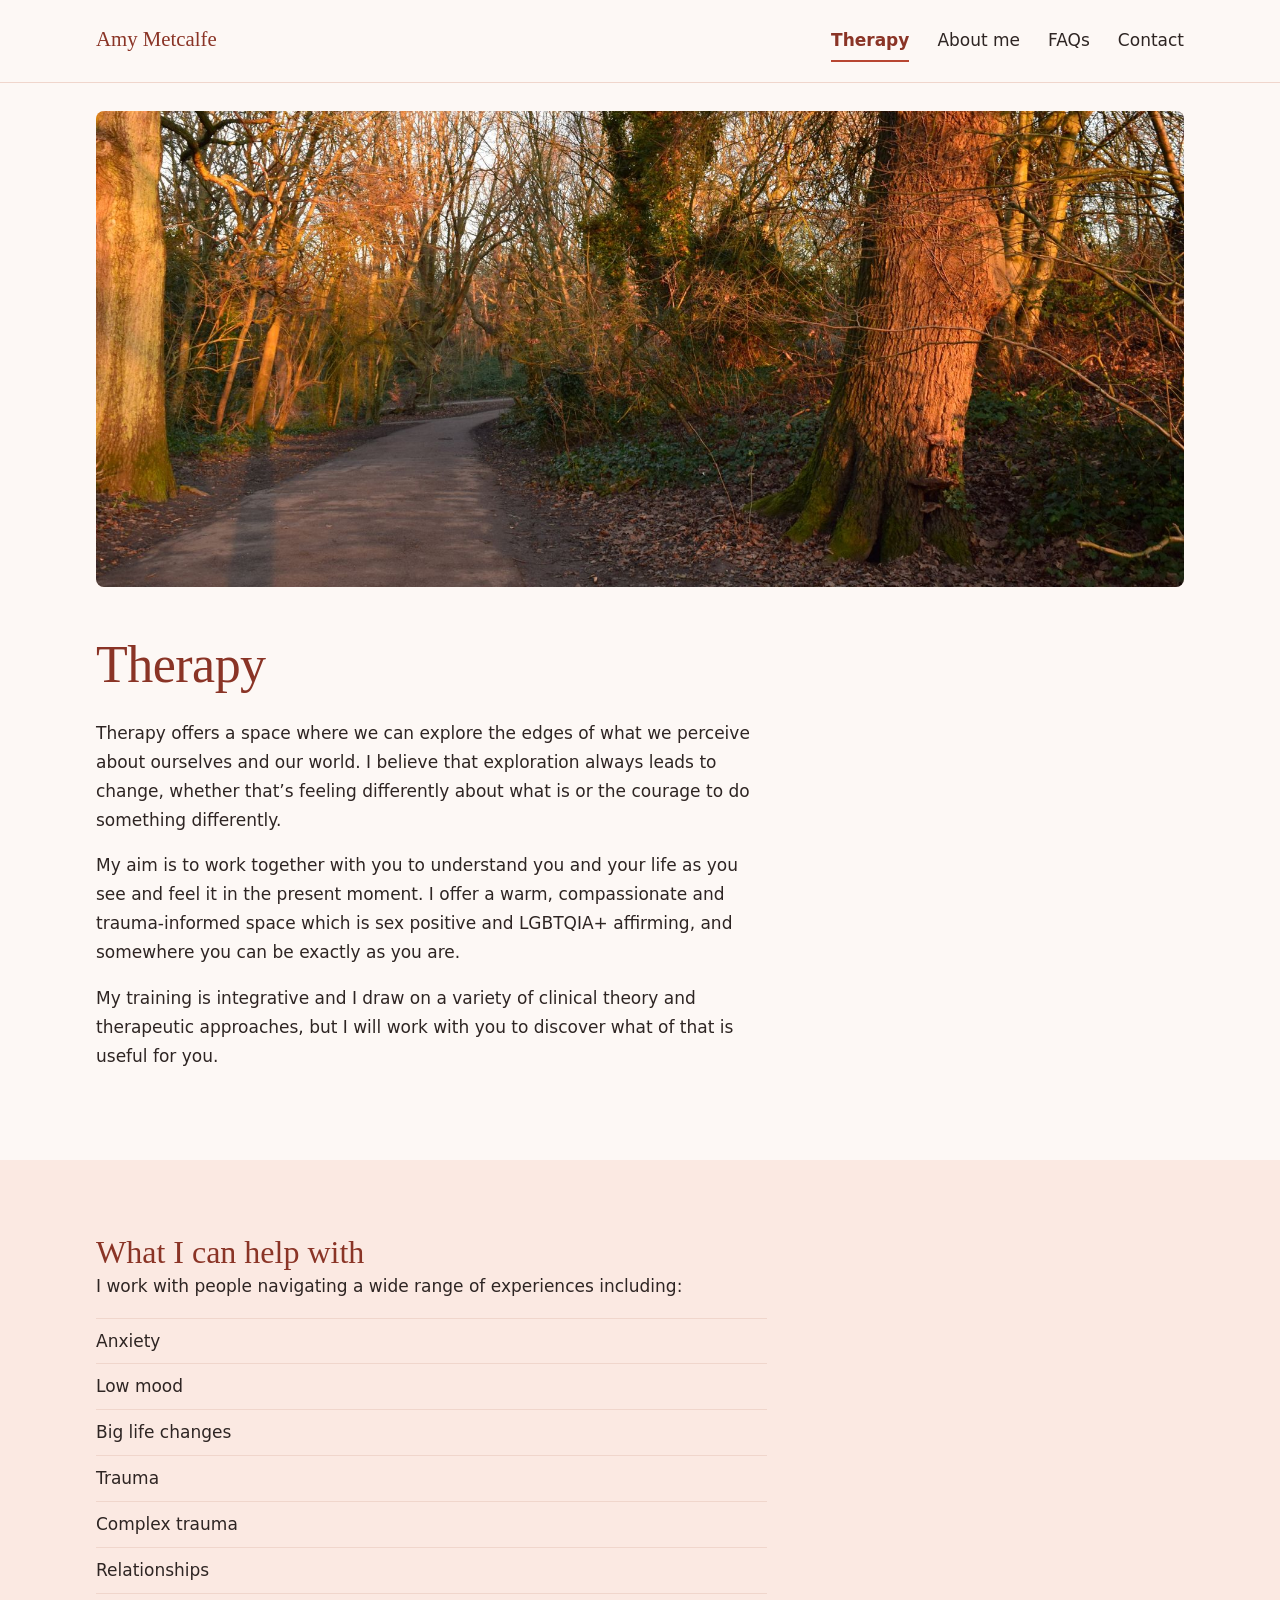
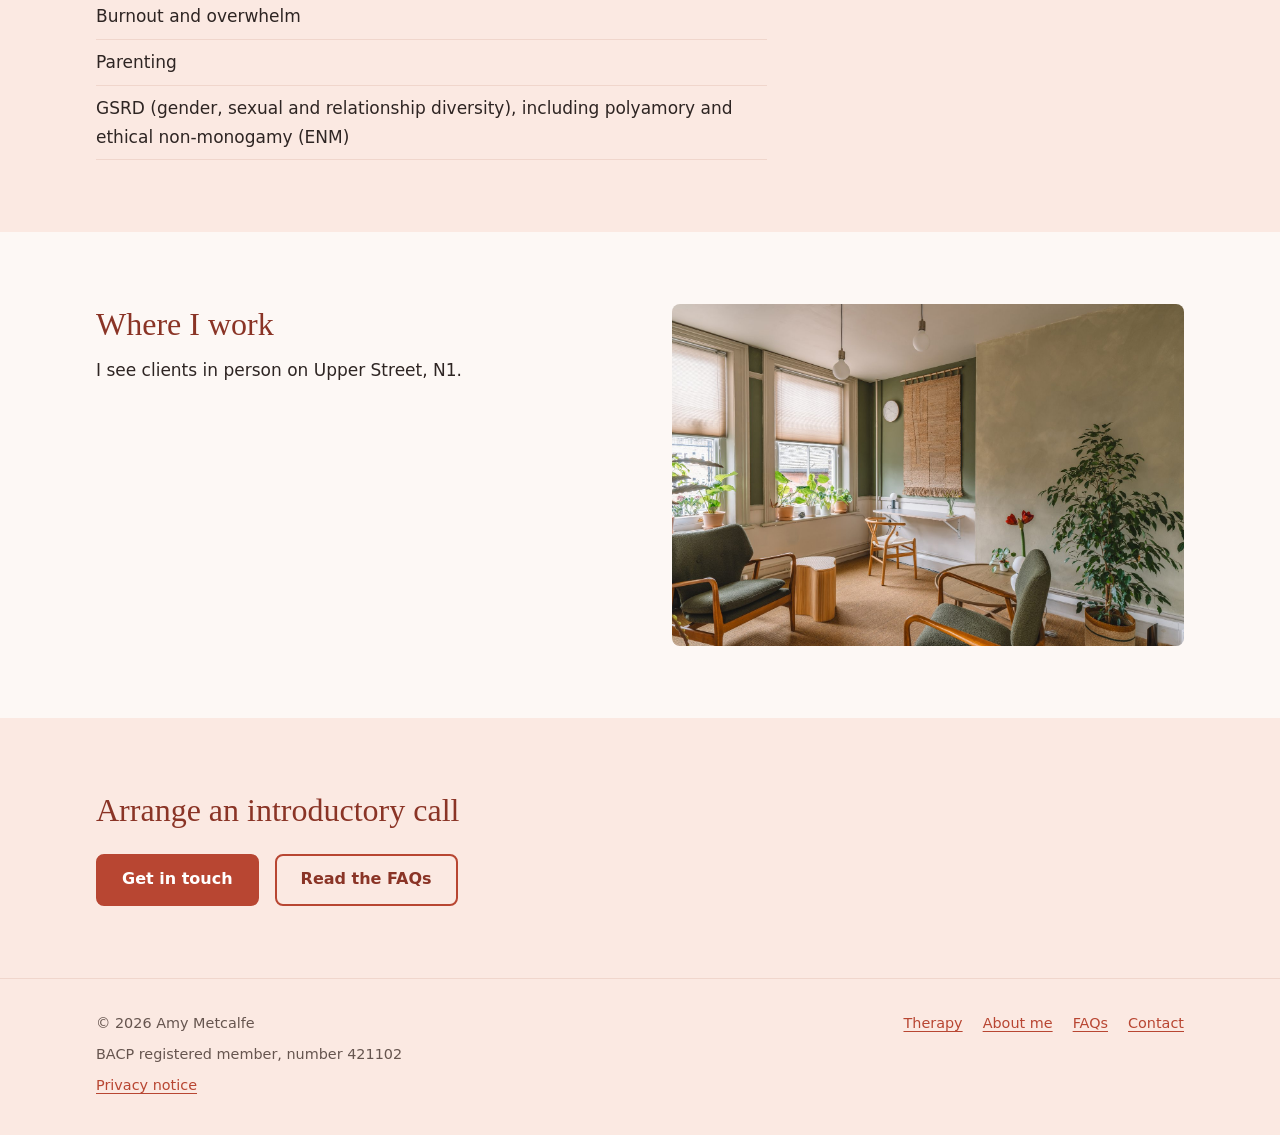
<file: index.html>
<!doctype html>
<html lang="en-GB">
<head>
  <meta charset="utf-8">
  <meta name="viewport" content="width=device-width, initial-scale=1">
  <title>Therapy | Amy Metcalfe</title>
  <meta name="description" content="Psychotherapy in Islington with Amy Metcalfe, a BACP registered therapist. A warm, trauma-informed, LGBTQIA+ affirming space for individuals.">
  <link rel="icon" href="data:image/svg+xml,%3Csvg xmlns='http://www.w3.org/2000/svg' viewBox='0 0 32 32'%3E%3Crect width='32' height='32' rx='8' fill='%23b84632'/%3E%3Ccircle cx='16' cy='16' r='6' fill='%23fbe9e2'/%3E%3C/svg%3E">
  <link rel="stylesheet" href="styles.css">
</head>
<body>
  <a class="skip" href="#main">Skip to content</a>

  <header class="site-header">
    <div class="wrap bar">
      <a class="brand" href="index.html">Amy Metcalfe</a>
      <nav aria-label="Main">
        <a href="index.html" aria-current="page">Therapy</a>
        <a href="about.html">About me</a>
        <a href="faq.html">FAQs</a>
        <a href="contact.html">Contact</a>
      </nav>
    </div>
  </header>

  <main id="main">

    <div class="wrap top-photo">
      <figure class="photo photo-wide">
        <img src="images/therapy-hero.jpg" width="1800" height="1200" alt="A path winding through woodland in low winter sunlight, between bare trees and ivy.">
      </figure>
    </div>

    <section class="section section-tight">
      <div class="wrap">
        <h1 class="page-title">Therapy</h1>
        <p>Therapy offers a space where we can explore the edges of what we perceive about ourselves and our world. I believe that exploration always leads to change, whether that’s feeling differently about what is or the courage to do something differently.</p>
        <p>My aim is to work together with you to understand you and your life as you see and feel it in the present moment. I offer a warm, compassionate and trauma-informed space which is sex positive and LGBTQIA+ affirming, and somewhere you can be exactly as you are.</p>
        <p>My training is integrative and I draw on a variety of clinical theory and therapeutic approaches, but I will work with you to discover what of that is useful for you.</p>
      </div>
    </section>

    <section class="section band">
      <div class="wrap">
        <div>
          <h2>What I can help with</h2>
          <p>I work with people navigating a wide range of experiences including:</p>
          <ul class="list-ph">
            <li>Anxiety</li>
            <li>Low mood</li>
            <li>Big life changes</li>
            <li>Trauma</li>
            <li>Complex trauma</li>
            <li>Relationships</li>
            <li>Burnout and overwhelm</li>
            <li>Parenting</li>
            <li>GSRD (gender, sexual and relationship diversity), including polyamory and ethical non-monogamy (ENM)</li>
          </ul>
        </div>
      </div>
    </section>


    <section class="section">
      <div class="wrap two-col">
        <div>
          <h2>Where I work</h2>
          <p>I see clients in person on Upper Street, N1.</p>
        </div>
        <figure class="photo photo-landscape">
          <img src="images/room.jpg" width="1600" height="1067" loading="lazy" alt="A quiet room with sage-green walls, two armchairs, a small round table, plants on the window sill and a woven wall hanging.">
        </figure>
      </div>
    </section>

    <section class="section band cta">
      <div class="wrap">
        <h2>Arrange an introductory call</h2>
        <p class="actions">
          <a class="btn btn-primary" href="contact.html">Get in touch</a>
          <a class="btn btn-quiet" href="faq.html">Read the FAQs</a>
        </p>
      </div>
    </section>

  </main>

  <footer class="foot">
    <div class="wrap">
      <div>
        <p>© 2026 Amy Metcalfe</p>
        <p>BACP registered member, number 421102</p>
        <p><a href="privacy.html">Privacy notice</a></p>
      </div>
      <nav aria-label="Footer">
        <a href="index.html">Therapy</a>
        <a href="about.html">About me</a>
        <a href="faq.html">FAQs</a>
        <a href="contact.html">Contact</a>
      </nav>
    </div>
  </footer>
</body>
</html>
</file>
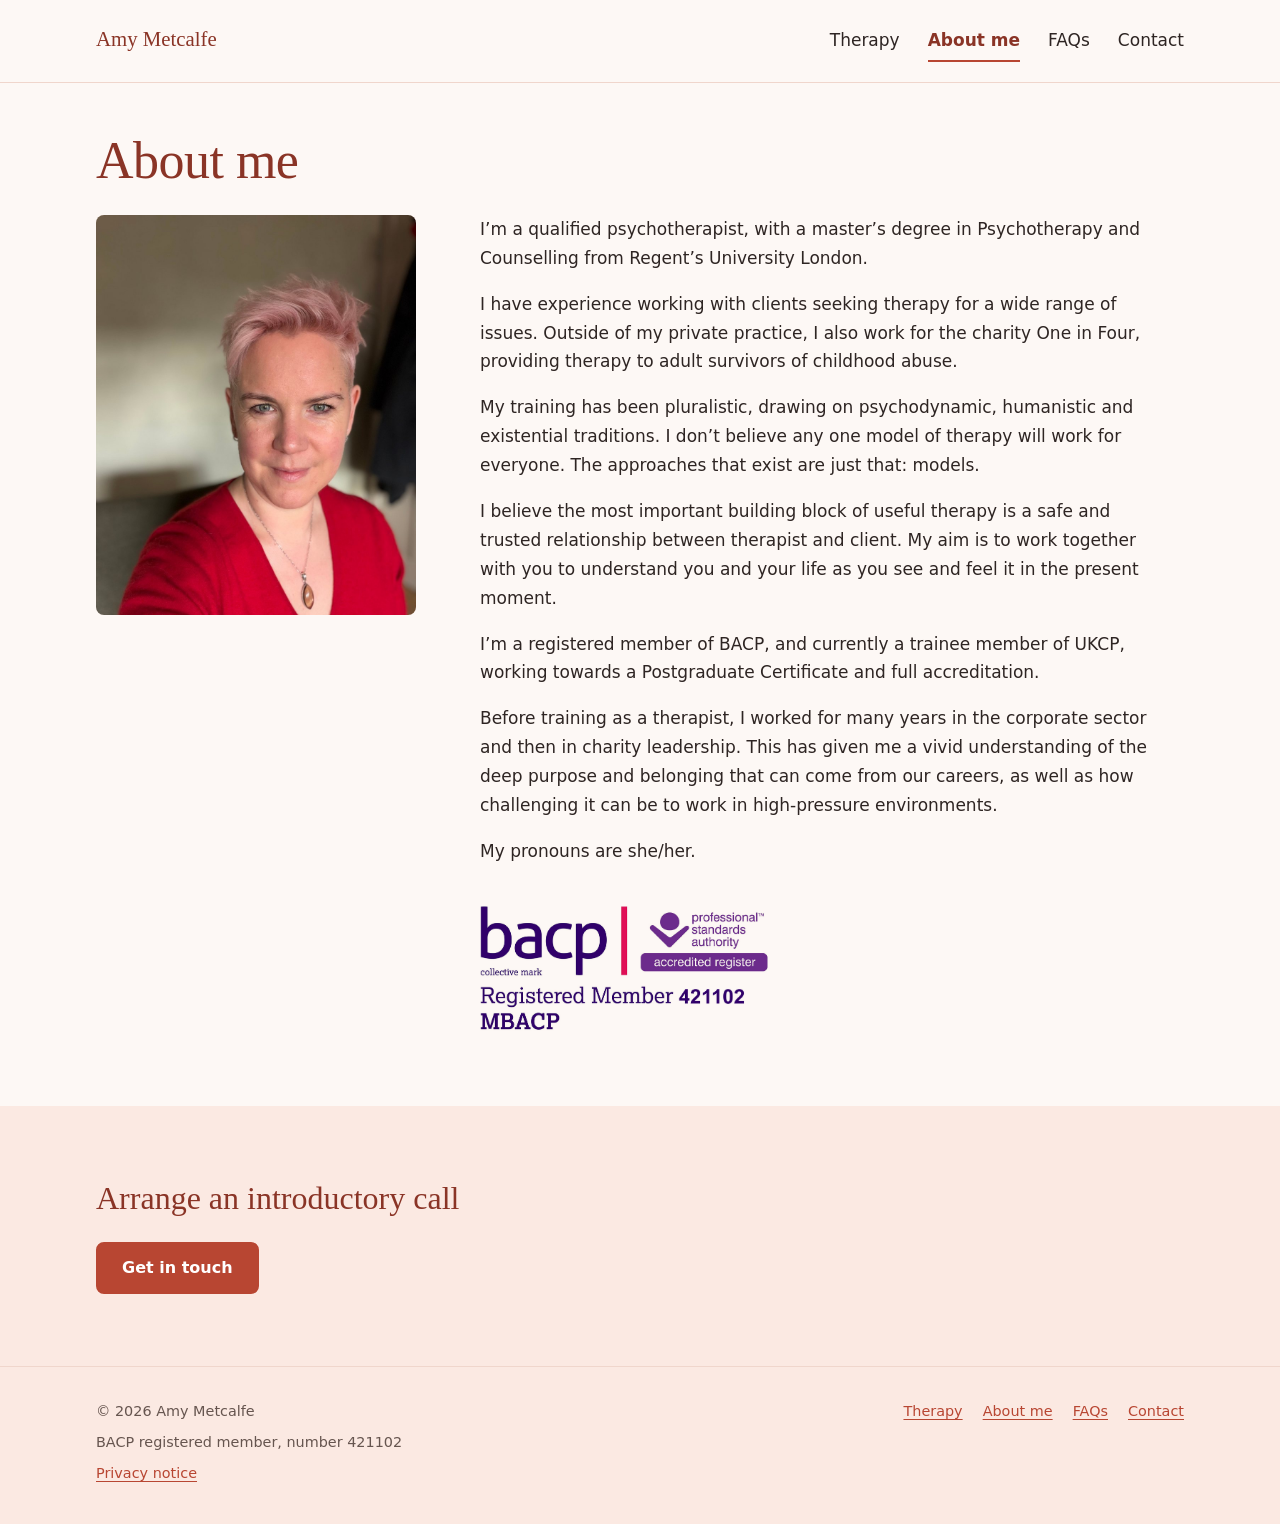
<file: about.html>
<!doctype html>
<html lang="en-GB">
<head>
  <meta charset="utf-8">
  <meta name="viewport" content="width=device-width, initial-scale=1">
  <title>About me | Amy Metcalfe</title>
  <meta name="description" content="Psychotherapist with a master’s degree in Psychotherapy and Counselling, registered with BACP. Pluralistic, relationship-focused therapy for adults.">
  <link rel="icon" href="data:image/svg+xml,%3Csvg xmlns='http://www.w3.org/2000/svg' viewBox='0 0 32 32'%3E%3Crect width='32' height='32' rx='8' fill='%23b84632'/%3E%3Ccircle cx='16' cy='16' r='6' fill='%23fbe9e2'/%3E%3C/svg%3E">
  <link rel="stylesheet" href="styles.css">
</head>
<body>
  <a class="skip" href="#main">Skip to content</a>

  <header class="site-header">
    <div class="wrap bar">
      <a class="brand" href="index.html">Amy Metcalfe</a>
      <nav aria-label="Main">
        <a href="index.html">Therapy</a>
        <a href="about.html" aria-current="page">About me</a>
        <a href="faq.html">FAQs</a>
        <a href="contact.html">Contact</a>
      </nav>
    </div>
  </header>

  <main id="main">

    <section class="section section-tight">
      <div class="wrap">
        <h1 class="page-title">About me</h1>
        <div class="about-grid">
          <figure class="photo photo-portrait">
            <img src="images/portrait.jpg" width="900" height="1200" alt="Photo of Amy Metcalfe">
          </figure>

          <div class="about-text">
            <p>I’m a qualified psychotherapist, with a master’s degree in Psychotherapy and Counselling from Regent’s University London.</p>
            <p>I have experience working with clients seeking therapy for a wide range of issues. Outside of my private practice, I also work for the charity One in Four, providing therapy to adult survivors of childhood abuse.</p>
            <p>My training has been pluralistic, drawing on psychodynamic, humanistic and existential traditions. I don’t believe any one model of therapy will work for everyone. The approaches that exist are just that: models.</p>
            <p>I believe the most important building block of useful therapy is a safe and trusted relationship between therapist and client. My aim is to work together with you to understand you and your life as you see and feel it in the present moment.</p>
            <p>I’m a registered member of BACP, and currently a trainee member of UKCP, working towards a Postgraduate Certificate and full accreditation.</p>
            <p>Before training as a therapist, I worked for many years in the corporate sector and then in charity leadership. This has given me a vivid understanding of the deep purpose and belonging that can come from our careers, as well as how challenging it can be to work in high-pressure environments.</p>
            <p>My pronouns are she/her.</p>
            <p class="accreditation"><img src="images/bacp-logo.png" width="800" height="357" loading="lazy" alt="BACP collective mark. Registered Member 421102, MBACP. Professional Standards Authority accredited register."></p>
          </div>
        </div>
      </div>
    </section>

    <section class="section band cta">
      <div class="wrap">
        <h2>Arrange an introductory call</h2>
        <p class="actions">
          <a class="btn btn-primary" href="contact.html">Get in touch</a>
        </p>
      </div>
    </section>

  </main>

  <footer class="foot">
    <div class="wrap">
      <div>
        <p>© 2026 Amy Metcalfe</p>
        <p>BACP registered member, number 421102</p>
        <p><a href="privacy.html">Privacy notice</a></p>
      </div>
      <nav aria-label="Footer">
        <a href="index.html">Therapy</a>
        <a href="about.html">About me</a>
        <a href="faq.html">FAQs</a>
        <a href="contact.html">Contact</a>
      </nav>
    </div>
  </footer>
</body>
</html>
</file>
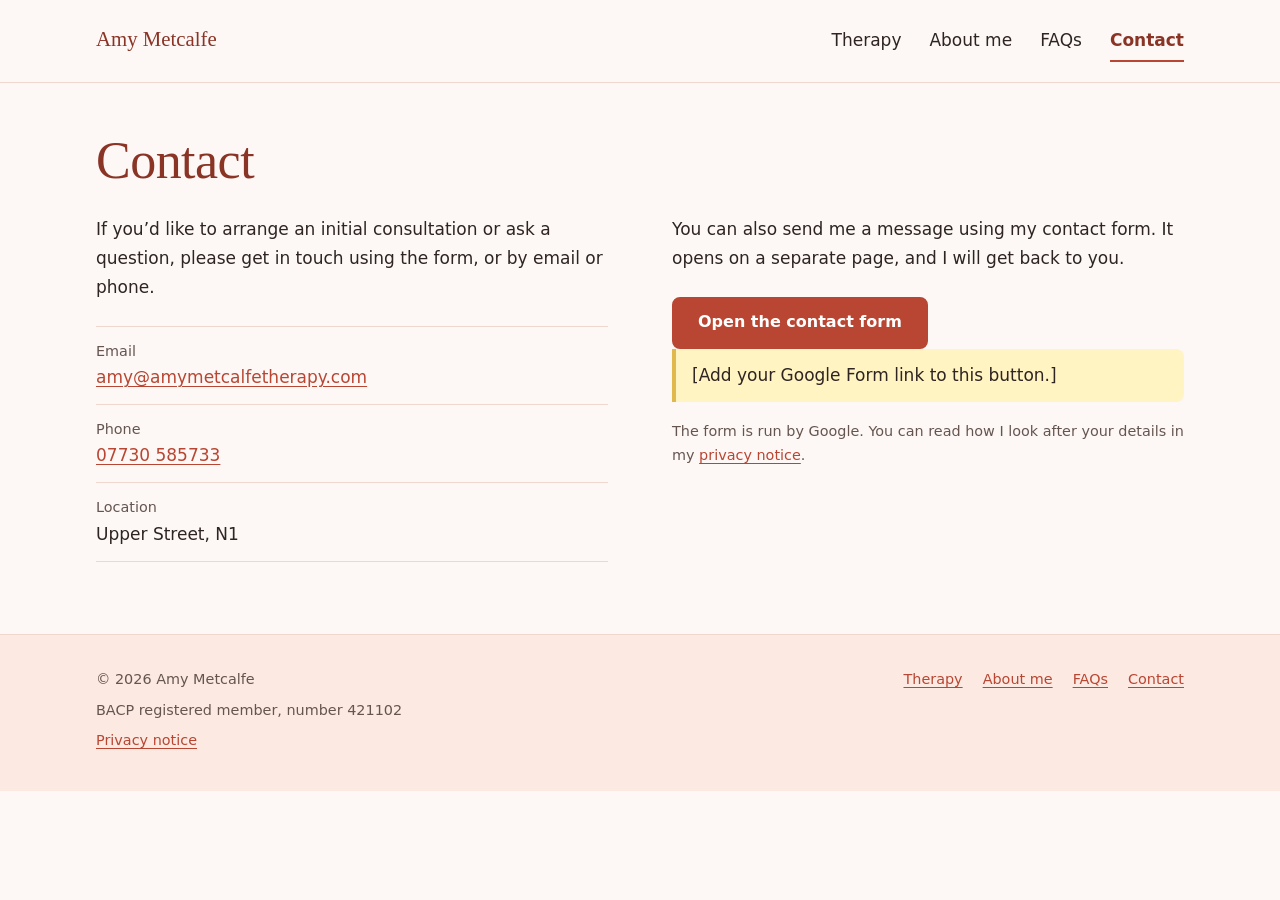
<file: contact.html>
<!doctype html>
<html lang="en-GB">
<head>
  <meta charset="utf-8">
  <meta name="viewport" content="width=device-width, initial-scale=1">
  <title>Contact | Amy Metcalfe</title>
  <meta name="description" content="Get in touch with Amy Metcalfe, psychotherapist on Upper Street, N1, to arrange an initial consultation or ask a question.">
  <link rel="icon" href="data:image/svg+xml,%3Csvg xmlns='http://www.w3.org/2000/svg' viewBox='0 0 32 32'%3E%3Crect width='32' height='32' rx='8' fill='%23b84632'/%3E%3Ccircle cx='16' cy='16' r='6' fill='%23fbe9e2'/%3E%3C/svg%3E">
  <link rel="stylesheet" href="styles.css">
</head>
<body>
  <a class="skip" href="#main">Skip to content</a>

  <header class="site-header">
    <div class="wrap bar">
      <a class="brand" href="index.html">Amy Metcalfe</a>
      <nav aria-label="Main">
        <a href="index.html">Therapy</a>
        <a href="about.html">About me</a>
        <a href="faq.html">FAQs</a>
        <a href="contact.html" aria-current="page">Contact</a>
      </nav>
    </div>
  </header>

  <main id="main">

    <section class="section section-tight">
      <div class="wrap">
        <h1 class="page-title">Contact</h1>

        <div class="contact-grid">
          <div>
            <p>If you’d like to arrange an initial consultation or ask a question, please get in touch using the form, or by email or phone.</p>

            <dl class="details">
              <div><dt>Email</dt><dd><a href="mailto:amy@amymetcalfetherapy.com">amy@amymetcalfetherapy.com</a></dd></div>
              <div><dt>Phone</dt><dd><a href="tel:07730585733">07730 585733</a></dd></div>
              <div><dt>Location</dt><dd>Upper Street, N1</dd></div>
            </dl>
          </div>

          <div>
            <p>You can also send me a message using my contact form. It opens on a separate page, and I will get back to you.</p>
            <!-- Replace href="#" with the link to your Google Form (see README.md). -->
            <p class="actions"><a class="btn btn-primary" href="#" target="_blank" rel="noopener">Open the contact form</a></p>
            <p class="ph-block">[Add your Google Form link to this button.]</p>
            <p class="form-note">The form is run by Google. You can read how I look after your details in my <a href="privacy.html">privacy notice</a>.</p>
          </div>
        </div>
      </div>
    </section>

  </main>

  <footer class="foot">
    <div class="wrap">
      <div>
        <p>© 2026 Amy Metcalfe</p>
        <p>BACP registered member, number 421102</p>
        <p><a href="privacy.html">Privacy notice</a></p>
      </div>
      <nav aria-label="Footer">
        <a href="index.html">Therapy</a>
        <a href="about.html">About me</a>
        <a href="faq.html">FAQs</a>
        <a href="contact.html">Contact</a>
      </nav>
    </div>
  </footer>
</body>
</html>
</file>
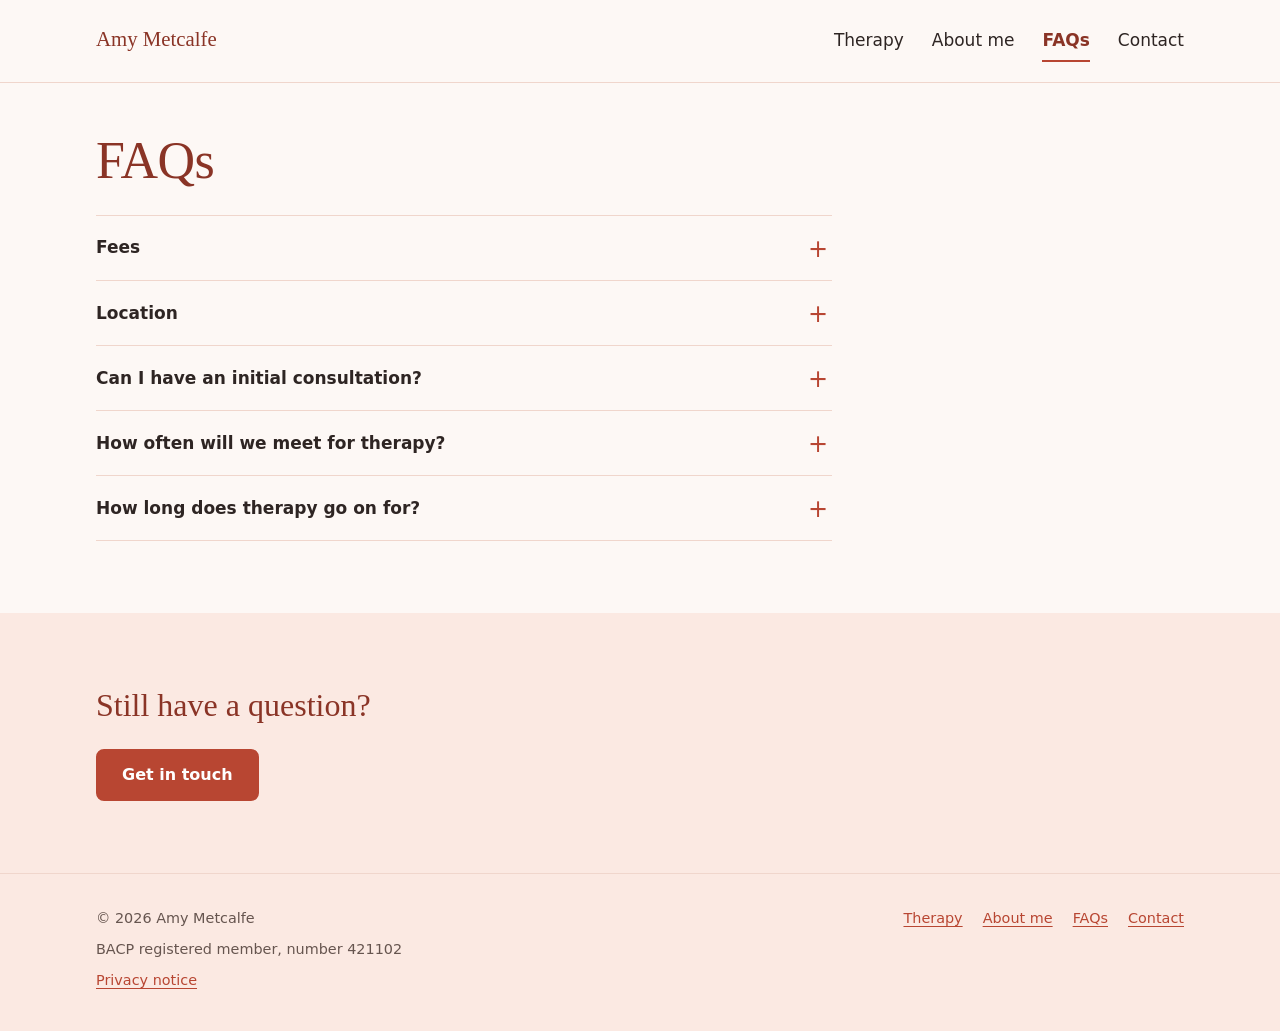
<file: faq.html>
<!doctype html>
<html lang="en-GB">
<head>
  <meta charset="utf-8">
  <meta name="viewport" content="width=device-width, initial-scale=1">
  <title>FAQs | Amy Metcalfe</title>
  <meta name="description" content="Fees, session length, initial consultations and answers to common questions about starting therapy with Amy Metcalfe in Islington.">
  <link rel="icon" href="data:image/svg+xml,%3Csvg xmlns='http://www.w3.org/2000/svg' viewBox='0 0 32 32'%3E%3Crect width='32' height='32' rx='8' fill='%23b84632'/%3E%3Ccircle cx='16' cy='16' r='6' fill='%23fbe9e2'/%3E%3C/svg%3E">
  <link rel="stylesheet" href="styles.css">
</head>
<body>
  <a class="skip" href="#main">Skip to content</a>

  <header class="site-header">
    <div class="wrap bar">
      <a class="brand" href="index.html">Amy Metcalfe</a>
      <nav aria-label="Main">
        <a href="index.html">Therapy</a>
        <a href="about.html">About me</a>
        <a href="faq.html" aria-current="page">FAQs</a>
        <a href="contact.html">Contact</a>
      </nav>
    </div>
  </header>

  <main id="main">

    <section class="section section-tight">
      <div class="wrap">
        <h1 class="page-title">FAQs</h1>
        <div class="faq">
          <details>
            <summary>Fees</summary>
            <p>My fee is £80 for a 50 minute session.</p>
            <p>I can sometimes offer concessionary rates if you cannot afford my usual fee. Please reach out if you would like to discuss this.</p>
          </details>
          <details>
            <summary>Location</summary>
            <p>I see clients in person on Upper Street, N1.</p>
          </details>
          <details>
            <summary>Can I have an initial consultation?</summary>
            <p>It is important that you can get a feel for what it would be like to work together, and ask any questions.</p>
            <ul>
              <li>I offer a free 15 minute phone consultation to introduce myself, hear what brings you to therapy and answer any initial questions.</li>
              <li>I also offer an initial 50 minute session at £60, so you can get a feel for what it is like to be in the room together before you commit to a longer set of sessions.</li>
            </ul>
          </details>
          <details>
            <summary>How often will we meet for therapy?</summary>
            <p>I recommend we meet weekly at an agreed time.</p>
          </details>
          <details>
            <summary>How long does therapy go on for?</summary>
            <p>I am open to working short term or long term. We can tailor the work to meet your needs. Sometimes therapy can take time, but you are ultimately in charge of when you would like to end.</p>
          </details>
        </div>
      </div>
    </section>

    <section class="section band cta">
      <div class="wrap">
        <h2>Still have a question?</h2>
        <p class="actions">
          <a class="btn btn-primary" href="contact.html">Get in touch</a>
        </p>
      </div>
    </section>

  </main>

  <footer class="foot">
    <div class="wrap">
      <div>
        <p>© 2026 Amy Metcalfe</p>
        <p>BACP registered member, number 421102</p>
        <p><a href="privacy.html">Privacy notice</a></p>
      </div>
      <nav aria-label="Footer">
        <a href="index.html">Therapy</a>
        <a href="about.html">About me</a>
        <a href="faq.html">FAQs</a>
        <a href="contact.html">Contact</a>
      </nav>
    </div>
  </footer>
</body>
</html>
</file>
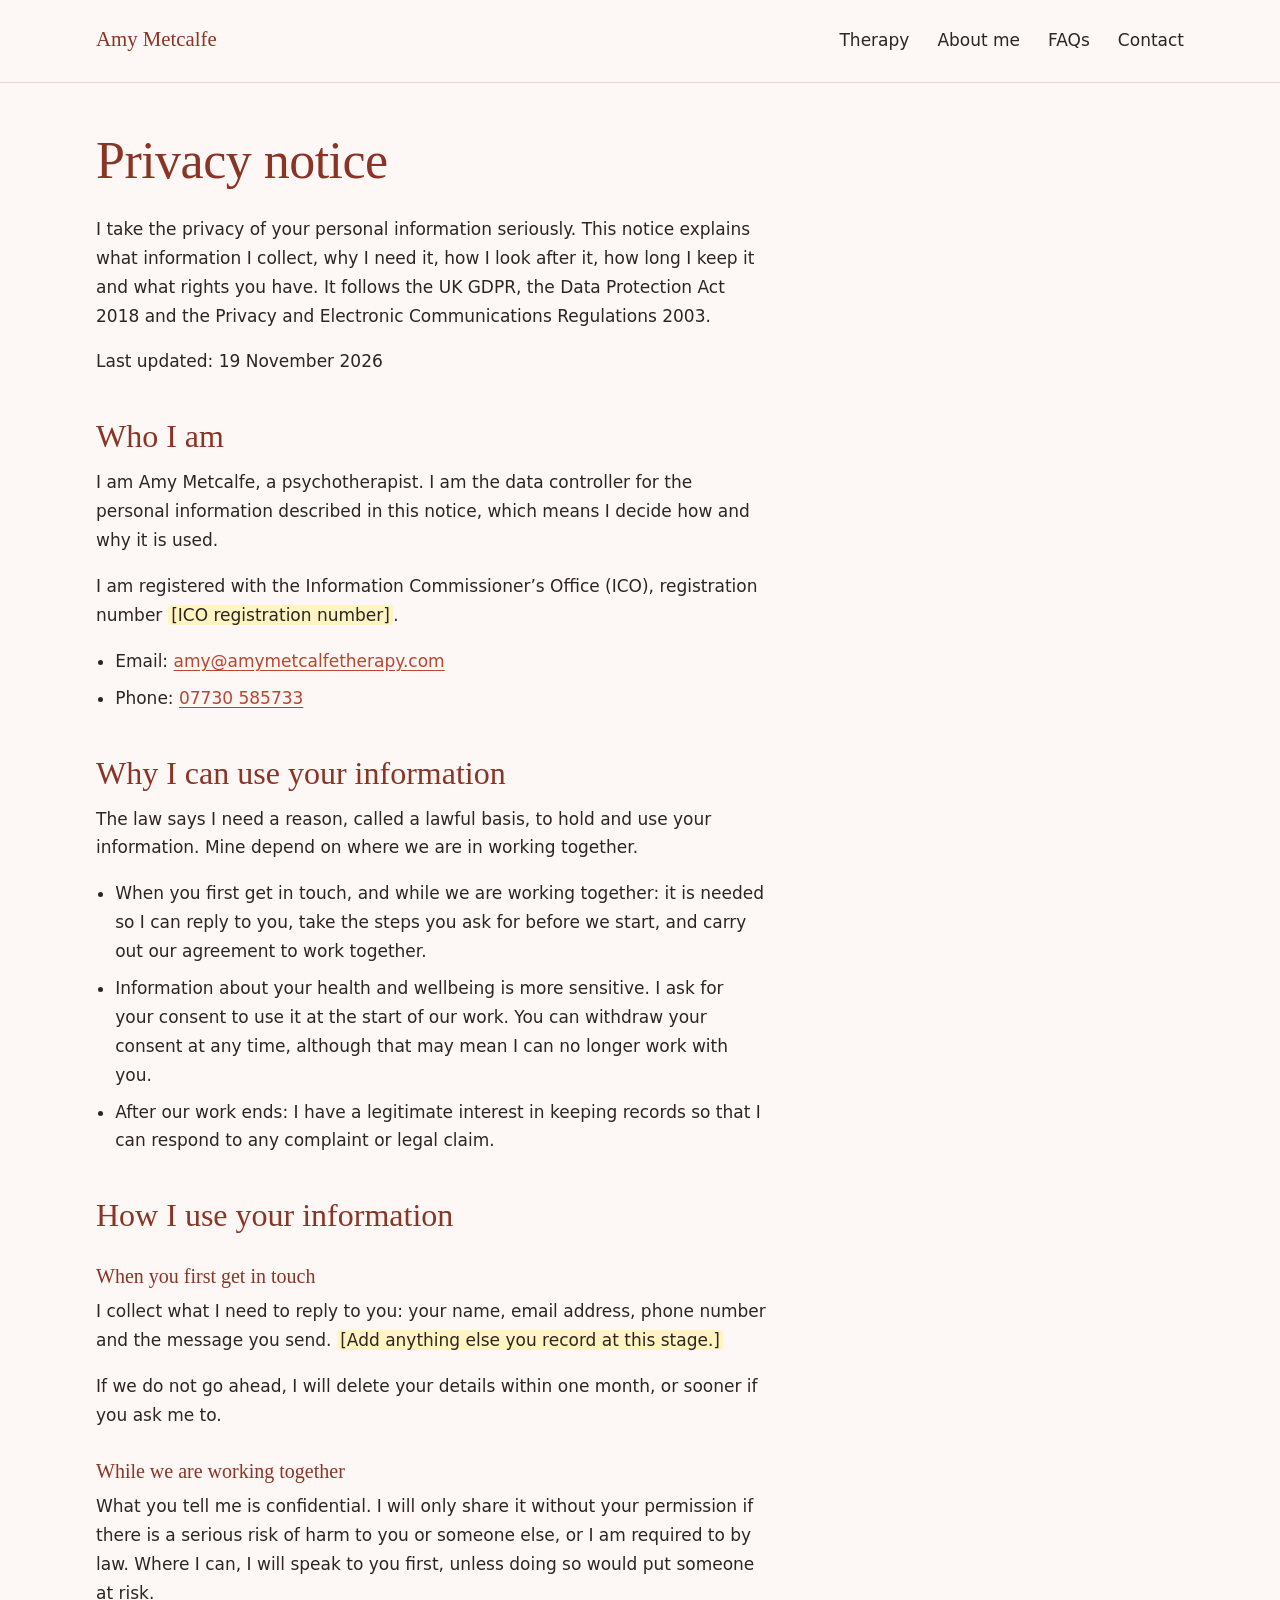
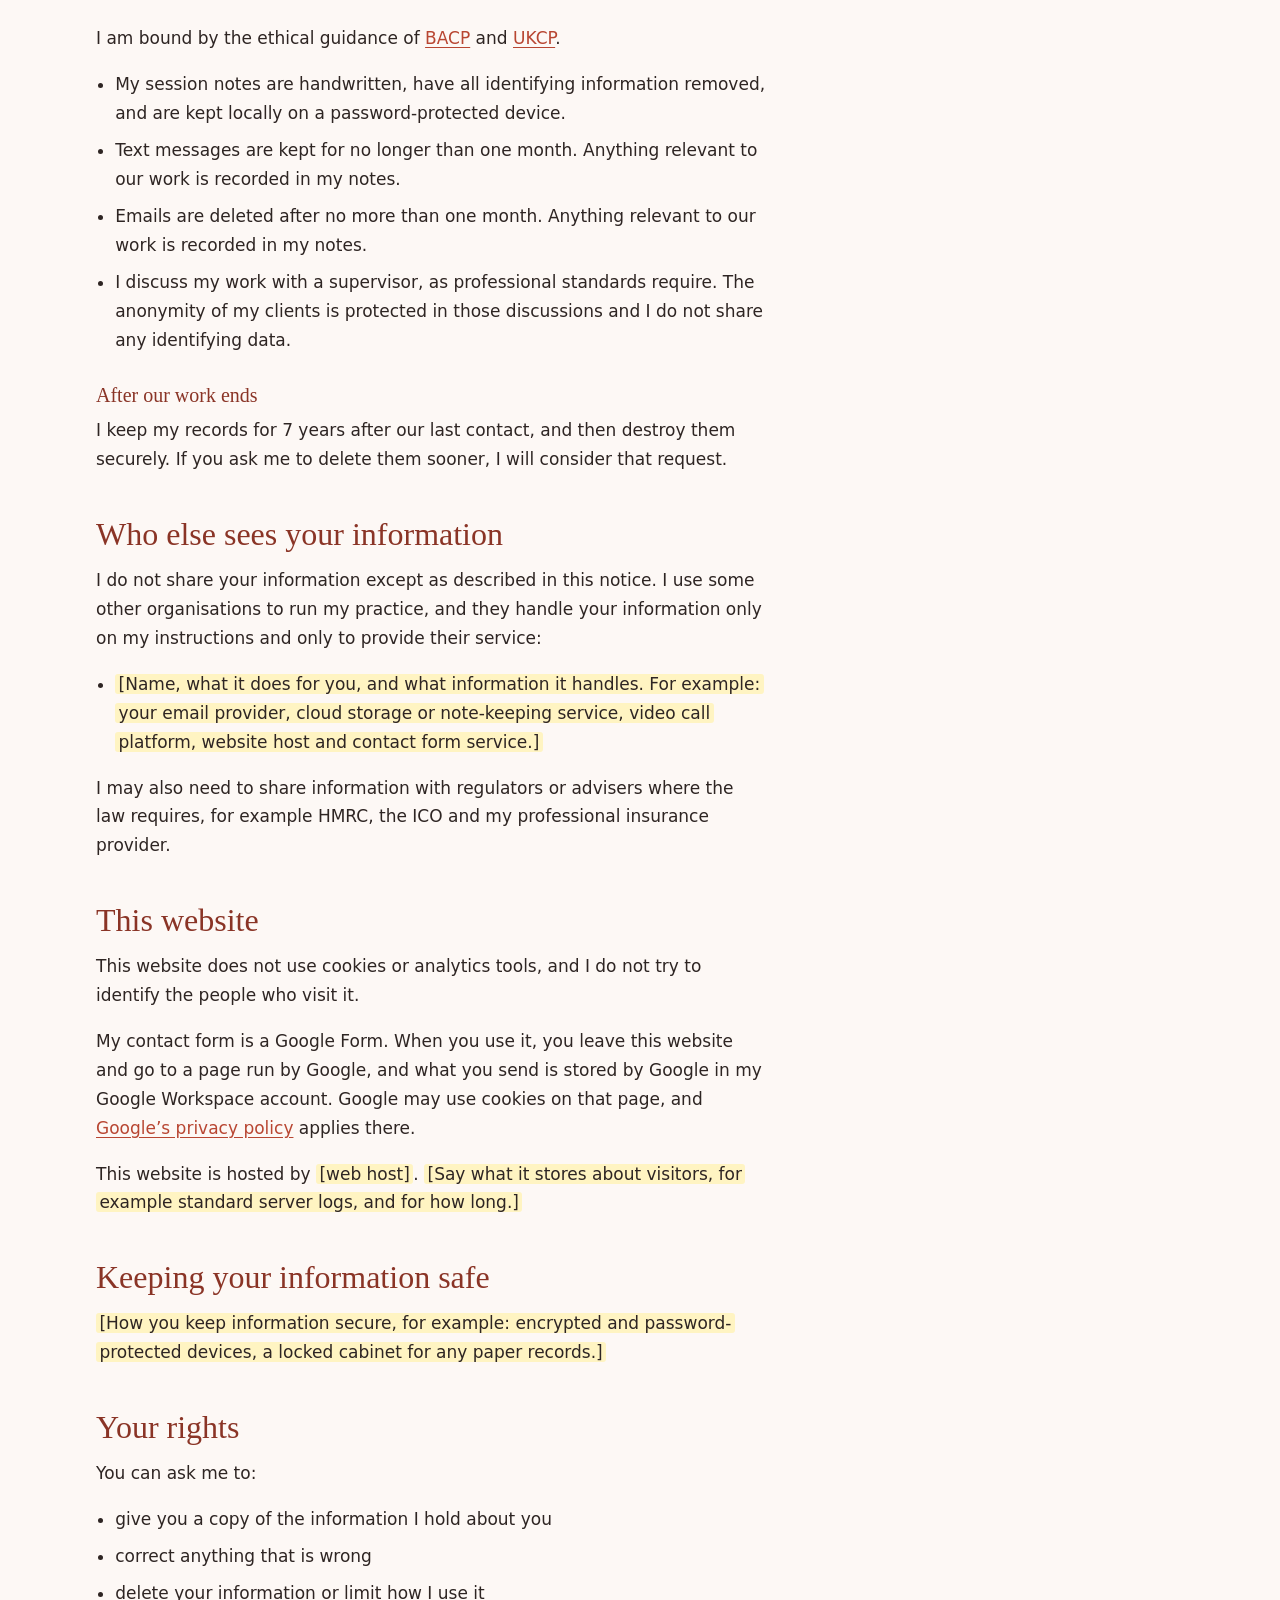
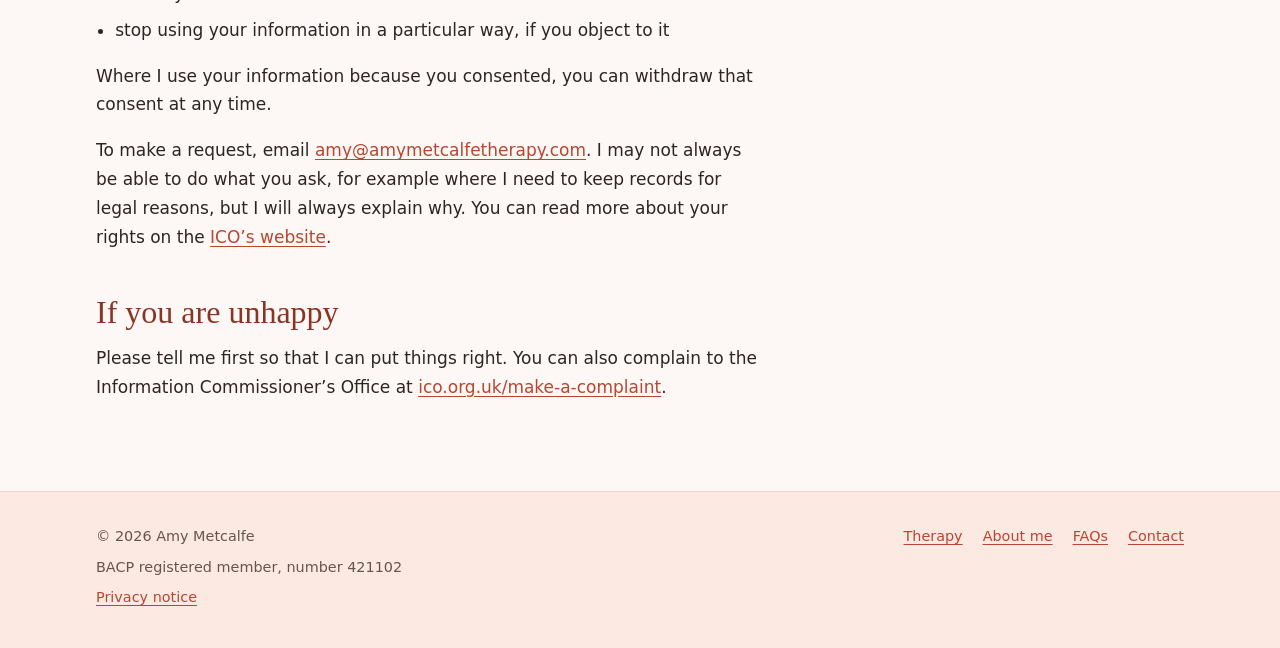
<file: privacy.html>
<!doctype html>
<html lang="en-GB">
<head>
  <meta charset="utf-8">
  <meta name="viewport" content="width=device-width, initial-scale=1">
  <title>Privacy notice | Amy Metcalfe</title>
  <meta name="description" content="How Amy Metcalfe, psychotherapist, collects, uses and protects your personal information, and your rights over it.">
  <link rel="icon" href="data:image/svg+xml,%3Csvg xmlns='http://www.w3.org/2000/svg' viewBox='0 0 32 32'%3E%3Crect width='32' height='32' rx='8' fill='%23b84632'/%3E%3Ccircle cx='16' cy='16' r='6' fill='%23fbe9e2'/%3E%3C/svg%3E">
  <link rel="stylesheet" href="styles.css">
</head>
<body>
  <a class="skip" href="#main">Skip to content</a>

  <header class="site-header">
    <div class="wrap bar">
      <a class="brand" href="index.html">Amy Metcalfe</a>
      <nav aria-label="Main">
        <a href="index.html">Therapy</a>
        <a href="about.html">About me</a>
        <a href="faq.html">FAQs</a>
        <a href="contact.html">Contact</a>
      </nav>
    </div>
  </header>

  <main id="main">

    <section class="section section-tight">
      <div class="wrap">
        <h1 class="page-title">Privacy notice</h1>

        <div class="qa">
          <p>I take the privacy of your personal information seriously. This notice explains what information I collect, why I need it, how I look after it, how long I keep it and what rights you have. It follows the UK GDPR, the Data Protection Act 2018 and the Privacy and Electronic Communications Regulations 2003.</p>
          <p>Last updated: 19 November 2026</p>

          <h2>Who I am</h2>
          <p>I am Amy Metcalfe, a psychotherapist. I am the data controller for the personal information described in this notice, which means I decide how and why it is used.</p>
          <p>I am registered with the Information Commissioner’s Office (ICO), registration number <mark class="ph">[ICO registration number]</mark>.</p>
          <ul>
            <li>Email: <a href="mailto:amy@amymetcalfetherapy.com">amy@amymetcalfetherapy.com</a></li>
            <li>Phone: <a href="tel:07730585733">07730 585733</a></li>
          </ul>

          <h2>Why I can use your information</h2>
          <p>The law says I need a reason, called a lawful basis, to hold and use your information. Mine depend on where we are in working together.</p>
          <ul>
            <li>When you first get in touch, and while we are working together: it is needed so I can reply to you, take the steps you ask for before we start, and carry out our agreement to work together.</li>
            <li>Information about your health and wellbeing is more sensitive. I ask for your consent to use it at the start of our work. You can withdraw your consent at any time, although that may mean I can no longer work with you.</li>
            <li>After our work ends: I have a legitimate interest in keeping records so that I can respond to any complaint or legal claim.</li>
          </ul>

          <h2>How I use your information</h2>

          <h3>When you first get in touch</h3>
          <p>I collect what I need to reply to you: your name, email address, phone number and the message you send. <mark class="ph">[Add anything else you record at this stage.]</mark></p>
          <p>If we do not go ahead, I will delete your details within one month, or sooner if you ask me to.</p>

          <h3>While we are working together</h3>
          <p>What you tell me is confidential. I will only share it without your permission if there is a serious risk of harm to you or someone else, or I am required to by law. Where I can, I will speak to you first, unless doing so would put someone at risk.</p>
          <p>I am bound by the ethical guidance of <a href="https://www.bacp.co.uk/events-and-resources/ethics-hub/ethical-framework-for-the-counselling-professions/">BACP</a> and <a href="https://www.psychotherapy.org.uk/about-ukcp/how-we-are-structured/ukcp-committees/ethics-committee/code-of-ethics/">UKCP</a>.</p>
          <ul>
            <li>My session notes are handwritten, have all identifying information removed, and are kept locally on a password-protected device.</li>
            <li>Text messages are kept for no longer than one month. Anything relevant to our work is recorded in my notes.</li>
            <li>Emails are deleted after no more than one month. Anything relevant to our work is recorded in my notes.</li>
            <li>I discuss my work with a supervisor, as professional standards require. The anonymity of my clients is protected in those discussions and I do not share any identifying data.</li>
          </ul>

          <h3>After our work ends</h3>
          <p>I keep my records for 7 years after our last contact, and then destroy them securely. If you ask me to delete them sooner, I will consider that request.</p>

          <h2>Who else sees your information</h2>
          <p>I do not share your information except as described in this notice. I use some other organisations to run my practice, and they handle your information only on my instructions and only to provide their service:</p>
          <ul>
            <li><mark class="ph">[Name, what it does for you, and what information it handles. For example: your email provider, cloud storage or note-keeping service, video call platform, website host and contact form service.]</mark></li>
          </ul>
          <p>I may also need to share information with regulators or advisers where the law requires, for example HMRC, the ICO and my professional insurance provider.</p>

          <h2>This website</h2>
          <p>This website does not use cookies or analytics tools, and I do not try to identify the people who visit it.</p>
          <p>My contact form is a Google Form. When you use it, you leave this website and go to a page run by Google, and what you send is stored by Google in my Google Workspace account. Google may use cookies on that page, and <a href="https://policies.google.com/privacy">Google’s privacy policy</a> applies there.</p>
          <p>This website is hosted by <mark class="ph">[web host]</mark>. <mark class="ph">[Say what it stores about visitors, for example standard server logs, and for how long.]</mark></p>
          <!-- If you add analytics or cookies later, update this section and name the provider. -->

          <h2>Keeping your information safe</h2>
          <p><mark class="ph">[How you keep information secure, for example: encrypted and password-protected devices, a locked cabinet for any paper records.]</mark></p>

          <h2>Your rights</h2>
          <p>You can ask me to:</p>
          <ul>
            <li>give you a copy of the information I hold about you</li>
            <li>correct anything that is wrong</li>
            <li>delete your information or limit how I use it</li>
            <li>stop using your information in a particular way, if you object to it</li>
          </ul>
          <p>Where I use your information because you consented, you can withdraw that consent at any time.</p>
          <p>To make a request, email <a href="mailto:amy@amymetcalfetherapy.com">amy@amymetcalfetherapy.com</a>. I may not always be able to do what you ask, for example where I need to keep records for legal reasons, but I will always explain why. You can read more about your rights on the <a href="https://ico.org.uk/your-data-matters">ICO’s website</a>.</p>

          <h2>If you are unhappy</h2>
          <p>Please tell me first so that I can put things right. You can also complain to the Information Commissioner’s Office at <a href="https://ico.org.uk/make-a-complaint">ico.org.uk/make-a-complaint</a>.</p>
        </div>
      </div>
    </section>

  </main>

  <footer class="foot">
    <div class="wrap">
      <div>
        <p>© 2026 Amy Metcalfe</p>
        <p>BACP registered member, number 421102</p>
        <p><a href="privacy.html">Privacy notice</a></p>
      </div>
      <nav aria-label="Footer">
        <a href="index.html">Therapy</a>
        <a href="about.html">About me</a>
        <a href="faq.html">FAQs</a>
        <a href="contact.html">Contact</a>
      </nav>
    </div>
  </footer>
</body>
</html>
</file>
<file: styles.css>
/* Practice site styles. Plain CSS, no build step, system fonts only. */

:root {
  --paper: #fdf8f5;
  --wash: #fbe9e2;
  --coral: #b84632;
  --coral-deep: #8a3426;
  --ink: #2e2523;
  --ink-soft: #66554f;
  --mist: #f0d6cc;
  --blush: #fbe9e2;
  --ph-bg: #fff4c2;
  --ph-edge: #e1b84c;

  --serif: "Iowan Old Style", "Palatino Linotype", Palatino, "Book Antiqua", Georgia, serif;
  --sans: system-ui, -apple-system, "Segoe UI", Roboto, "Helvetica Neue", Arial, sans-serif;

  --measure: 62ch;
  --radius: 8px;
}

*, *::before, *::after { box-sizing: border-box; }

html { -webkit-text-size-adjust: 100%; }

@media (prefers-reduced-motion: no-preference) {
  html { scroll-behavior: smooth; }
}

body {
  margin: 0;
  background: var(--paper);
  color: var(--ink);
  font-family: var(--sans);
  font-size: 1.0625rem;
  line-height: 1.7;
}

h1, h2, h3 {
  font-family: var(--serif);
  font-weight: 400;
  color: var(--coral-deep);
  margin: 0;
}
h1 { font-size: clamp(2.25rem, 1.5rem + 3vw, 3.25rem); line-height: 1.15; letter-spacing: -0.01em; }
h2 { font-size: clamp(1.5rem, 1.2rem + 1.2vw, 2rem); line-height: 1.25; }
h3 { font-size: 1.25rem; line-height: 1.3; }

p { margin: 0 0 1em; max-width: var(--measure); }

a { color: var(--coral); text-underline-offset: 0.2em; }
a:hover { color: var(--coral-deep); text-decoration-thickness: 2px; }

:focus-visible {
  outline: 3px solid var(--coral-deep);
  outline-offset: 3px;
}

.wrap {
  width: min(100% - 2.5rem, 68rem);
  margin-inline: auto;
}

.skip {
  position: absolute;
  left: 1rem;
  top: -4rem;
  background: var(--coral);
  color: #fff;
  padding: 0.6rem 1rem;
  border-radius: var(--radius);
  z-index: 10;
}
.skip:focus { top: 1rem; }

/* Placeholders: highlighted so nothing unfinished is missed. Remove before publishing. */

.ph {
  background: var(--ph-bg);
  color: var(--ink);
  padding: 0 0.2em;
  border-radius: 3px;
  -webkit-box-decoration-break: clone;
  box-decoration-break: clone;
}
.ph-block {
  background: var(--ph-bg);
  border-left: 4px solid var(--ph-edge);
  border-radius: 0 var(--radius) var(--radius) 0;
  padding: 0.75rem 1rem;
  margin: 0 0 1em;
  max-width: var(--measure);
}

/* Header and navigation */

.site-header {
  border-bottom: 1px solid var(--mist);
}
.bar {
  display: flex;
  flex-wrap: wrap;
  align-items: baseline;
  justify-content: space-between;
  gap: 0.5rem 2rem;
  padding-block: 1.25rem;
}
.brand {
  color: var(--coral-deep);
  text-decoration: none;
  font-family: var(--serif);
  font-size: 1.3rem;
  line-height: 1.3;
}
.bar nav { display: flex; flex-wrap: wrap; gap: 0.25rem 1.75rem; }
.bar nav a {
  color: var(--ink);
  text-decoration: none;
  padding: 0.35rem 0;
  border-bottom: 2px solid transparent;
}
.bar nav a:hover { border-bottom-color: var(--mist); }
.bar nav a[aria-current="page"] { border-bottom-color: var(--coral); color: var(--coral-deep); font-weight: 600; }

/* Photo slots. Put an <img> inside the figure and delete the figcaption. */

.photo {
  margin: 0;
  display: grid;
  place-items: center;
  text-align: center;
  background: var(--wash);
  border: 2px dashed #e0b3a4;
  border-radius: var(--radius);
  overflow: hidden;
  padding: 1rem;
  aspect-ratio: 4 / 3;
}
.photo img {
  grid-area: 1 / 1;
  display: block;
  width: 100%;
  height: 100%;
  object-fit: cover;
}
.photo:has(img) { border: 0; padding: 0; }
.photo-note { font-size: 0.9rem; color: var(--ink-soft); max-width: 34ch; }
.photo-portrait { aspect-ratio: 4 / 5; }
.photo-portrait img { object-position: 50% 15%; }
.photo-wide { position: relative; }
.photo-wide img { position: absolute; inset: 0; object-position: 50% 100%; }
.photo-square { aspect-ratio: 1 / 1; }
.photo-landscape { aspect-ratio: 3 / 2; }
@media (min-width: 40rem) {
  .photo-wide { aspect-ratio: 16 / 7; }
}

/* Page structure */

.top-photo { padding-top: 1.75rem; }

.section { padding-block: clamp(2.5rem, 6vw, 4.5rem); }
.section-tight { padding-top: clamp(2rem, 4vw, 3rem); }
.band { background: var(--wash); }

.page-title { margin-bottom: 1.5rem; }

.two-col { display: grid; gap: 2.5rem; }
@media (min-width: 48rem) {
  .two-col { grid-template-columns: 1fr 1fr; gap: 4rem; }
}

.two-col h2 + p { margin-top: 0.75rem; }

.topic { border-top: 1px solid var(--mist); padding-top: 1rem; margin-bottom: 1.5rem; }
.topic h3 { margin-bottom: 0.5rem; }
.topic p:last-child { margin-bottom: 0; }

.list-ph { list-style: none; padding: 0; margin: 1rem 0 0; max-width: var(--measure); }
.list-ph li { padding: 0.5rem 0; border-top: 1px solid var(--mist); }
.list-ph li:last-child { border-bottom: 1px solid var(--mist); }

/* Buttons */

.actions { display: flex; flex-wrap: wrap; gap: 0.75rem 1rem; margin: 1.5rem 0 0; }
.btn {
  display: inline-block;
  font-weight: 600;
  font-size: 1rem;
  line-height: 1.3;
  padding: 0.85rem 1.5rem;
  border-radius: var(--radius);
  border: 2px solid var(--coral);
  text-decoration: none;
  cursor: pointer;
  font-family: var(--sans);
}
.btn-primary { background: var(--coral); color: #fff; }
.btn-primary:hover { background: var(--coral-deep); border-color: var(--coral-deep); color: #fff; }
.btn-quiet { background: transparent; color: var(--coral-deep); }
.btn-quiet:hover { background: #fff; }

/* About page */

.about-grid { display: grid; gap: 2rem; align-items: start; }
@media (min-width: 48rem) {
  .about-grid { grid-template-columns: 20rem 1fr; gap: 4rem; }
  .about-grid .photo { position: sticky; top: 1.5rem; }
}
.about-text h2 { margin: 2.5rem 0 0.75rem; }
.about-text h2:first-child { margin-top: 0; }
.accreditation { margin: 2.5rem 0 0; }
.accreditation img { display: block; width: min(100%, 18rem); height: auto; mix-blend-mode: multiply; }

/* Fees and practicalities: a definition list laid out as plain rows */

.facts { margin: 1.5rem 0 0; max-width: 46rem; }
.facts > div {
  display: grid;
  gap: 0.25rem 2rem;
  padding: 1rem 0;
  border-top: 1px solid #e6c4b8;
}
.facts > div:last-child { border-bottom: 1px solid #e6c4b8; }
.facts dt { font-weight: 600; font-size: 0.95rem; }
.facts dd { margin: 0; }
.facts dd .ph-block { margin: 0; }
@media (min-width: 40rem) {
  .facts > div { grid-template-columns: 11rem 1fr; }
}

/* FAQ sections */

.qa h2 { margin: 2.5rem 0 0.75rem; }
.qa h2:first-child { margin-top: 0; }
.qa ul { margin: 0 0 1em; padding-left: 1.2rem; max-width: var(--measure); }
.qa li { margin-bottom: 0.5rem; }
.qa h3 { margin: 1.75rem 0 0.5rem; }

/* FAQ accordion */

.faq { max-width: 46rem; margin-top: 1.5rem; }
.faq details { border-top: 1px solid var(--mist); }
.faq details:last-child { border-bottom: 1px solid var(--mist); }
.faq summary {
  cursor: pointer;
  list-style: none;
  font-weight: 600;
  padding: 1.1rem 2.5rem 1.1rem 0;
  position: relative;
}
.faq summary::-webkit-details-marker { display: none; }
.faq summary::after {
  content: "+";
  position: absolute;
  right: 0.25rem;
  top: 0.8rem;
  font-size: 1.5rem;
  font-weight: 400;
  color: var(--coral);
}
.faq details[open] summary::after { content: "\2212"; }
.faq details .ph-block { margin-bottom: 1.25rem; }

/* Contact page */

.contact-grid { display: grid; gap: 3rem; }
@media (min-width: 56rem) {
  .contact-grid { grid-template-columns: 1fr 1fr; gap: 4rem; align-items: start; }
}

.details { margin: 1.5rem 0 0; }
.details > div { padding: 0.75rem 0; border-top: 1px solid var(--mist); }
.details > div:last-child { border-bottom: 1px solid var(--mist); }
.details dt { font-size: 0.9rem; color: var(--ink-soft); }
.details dd { margin: 0; }

.field { margin-bottom: 1.25rem; }
.field label { display: block; font-weight: 600; font-size: 0.95rem; margin-bottom: 0.35rem; }
.field .hint { font-weight: 400; color: var(--ink-soft); }
.field input, .field textarea {
  display: block;
  width: 100%;
  font: inherit;
  color: var(--ink);
  background: #fff;
  border: 1.5px solid #a8776a;
  border-radius: 6px;
  padding: 0.7rem 0.8rem;
}
.field textarea { min-height: 9rem; resize: vertical; }
.form-note { font-size: 0.9rem; color: var(--ink-soft); }

/* Closing call to action */

.cta h2 { margin-bottom: 1rem; }

/* Footer */

.foot {
  background: var(--wash);
  border-top: 1px solid var(--mist);
  padding-block: 2rem;
  font-size: 0.9rem;
  color: var(--ink-soft);
}
.foot .wrap { display: flex; flex-wrap: wrap; justify-content: space-between; gap: 1rem 2rem; }
.foot p { margin: 0 0 0.4rem; max-width: none; }
.foot nav { display: flex; flex-wrap: wrap; gap: 0.25rem 1.25rem; }
.faq details > :not(summary) { margin-left: 0; }
.faq details[open] summary { padding-bottom: 0.6rem; }
.faq details > :last-child { margin-bottom: 1.25rem; }
</file>
